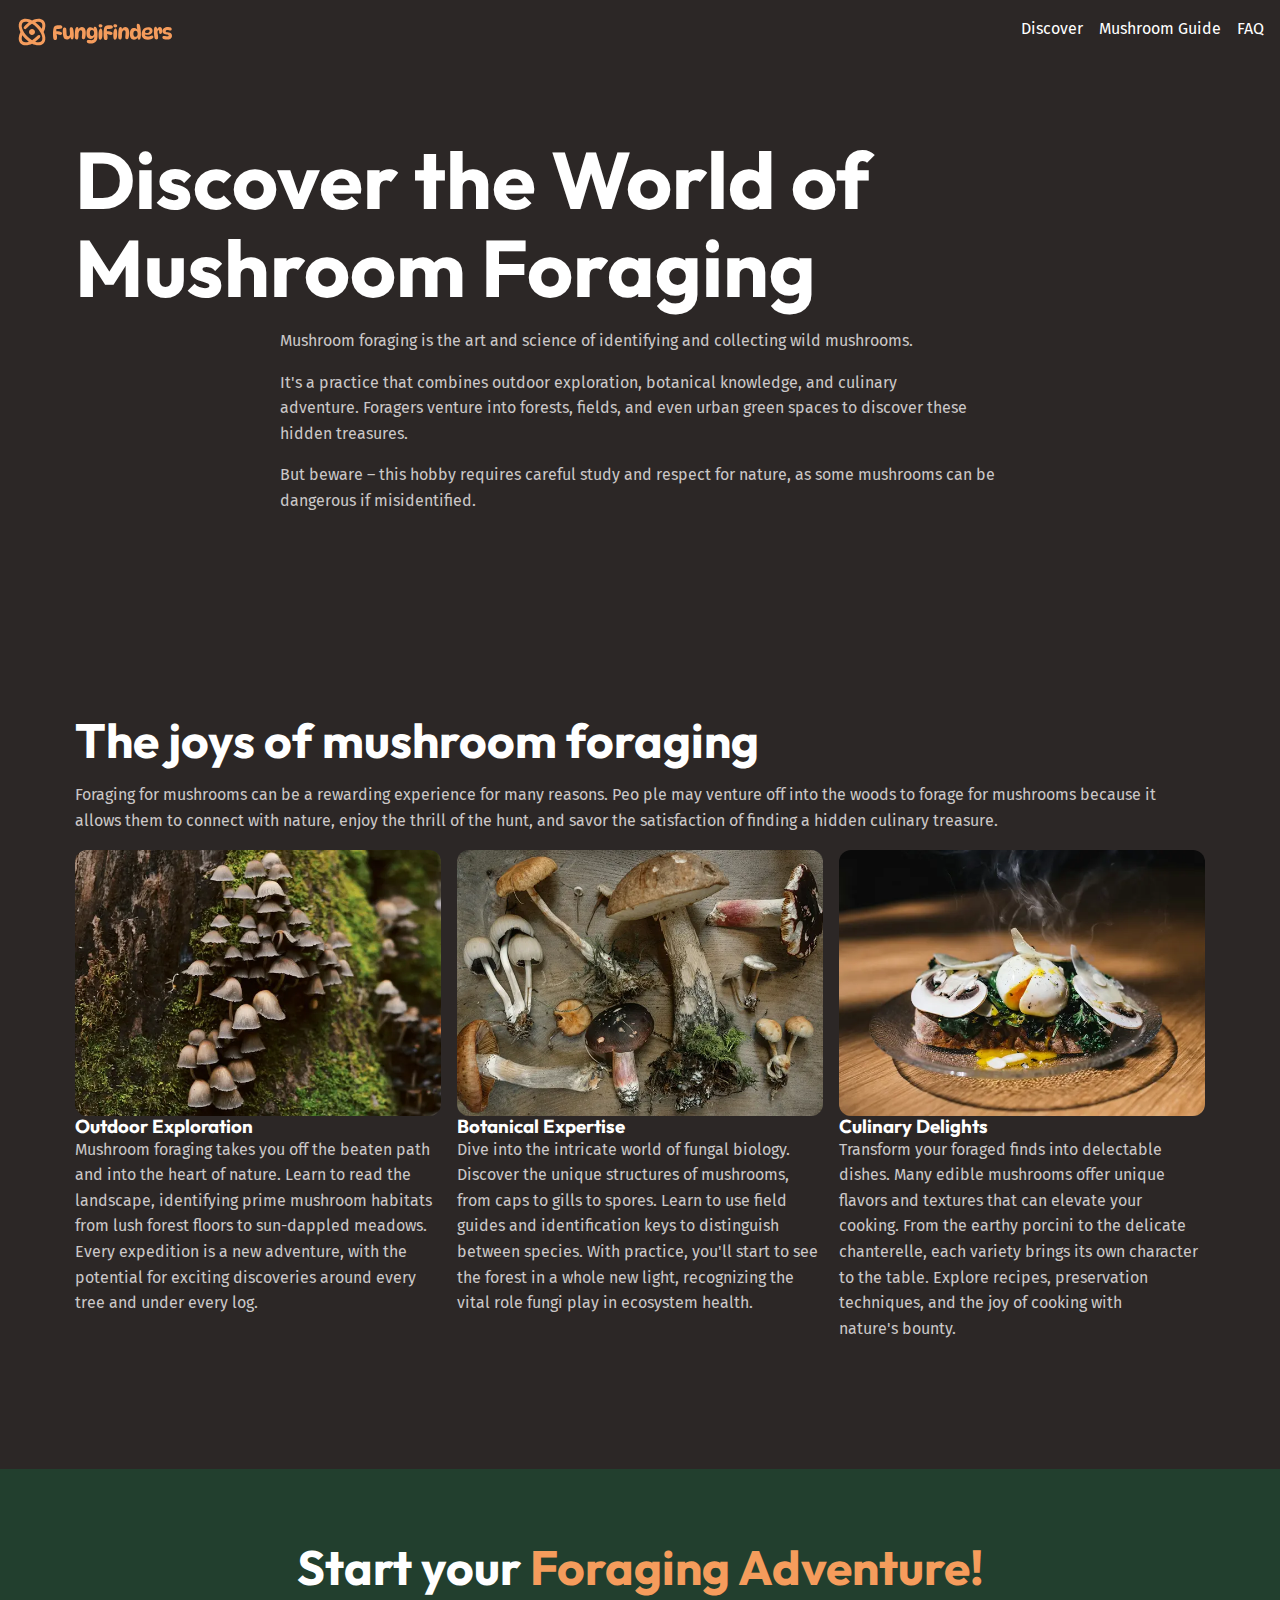
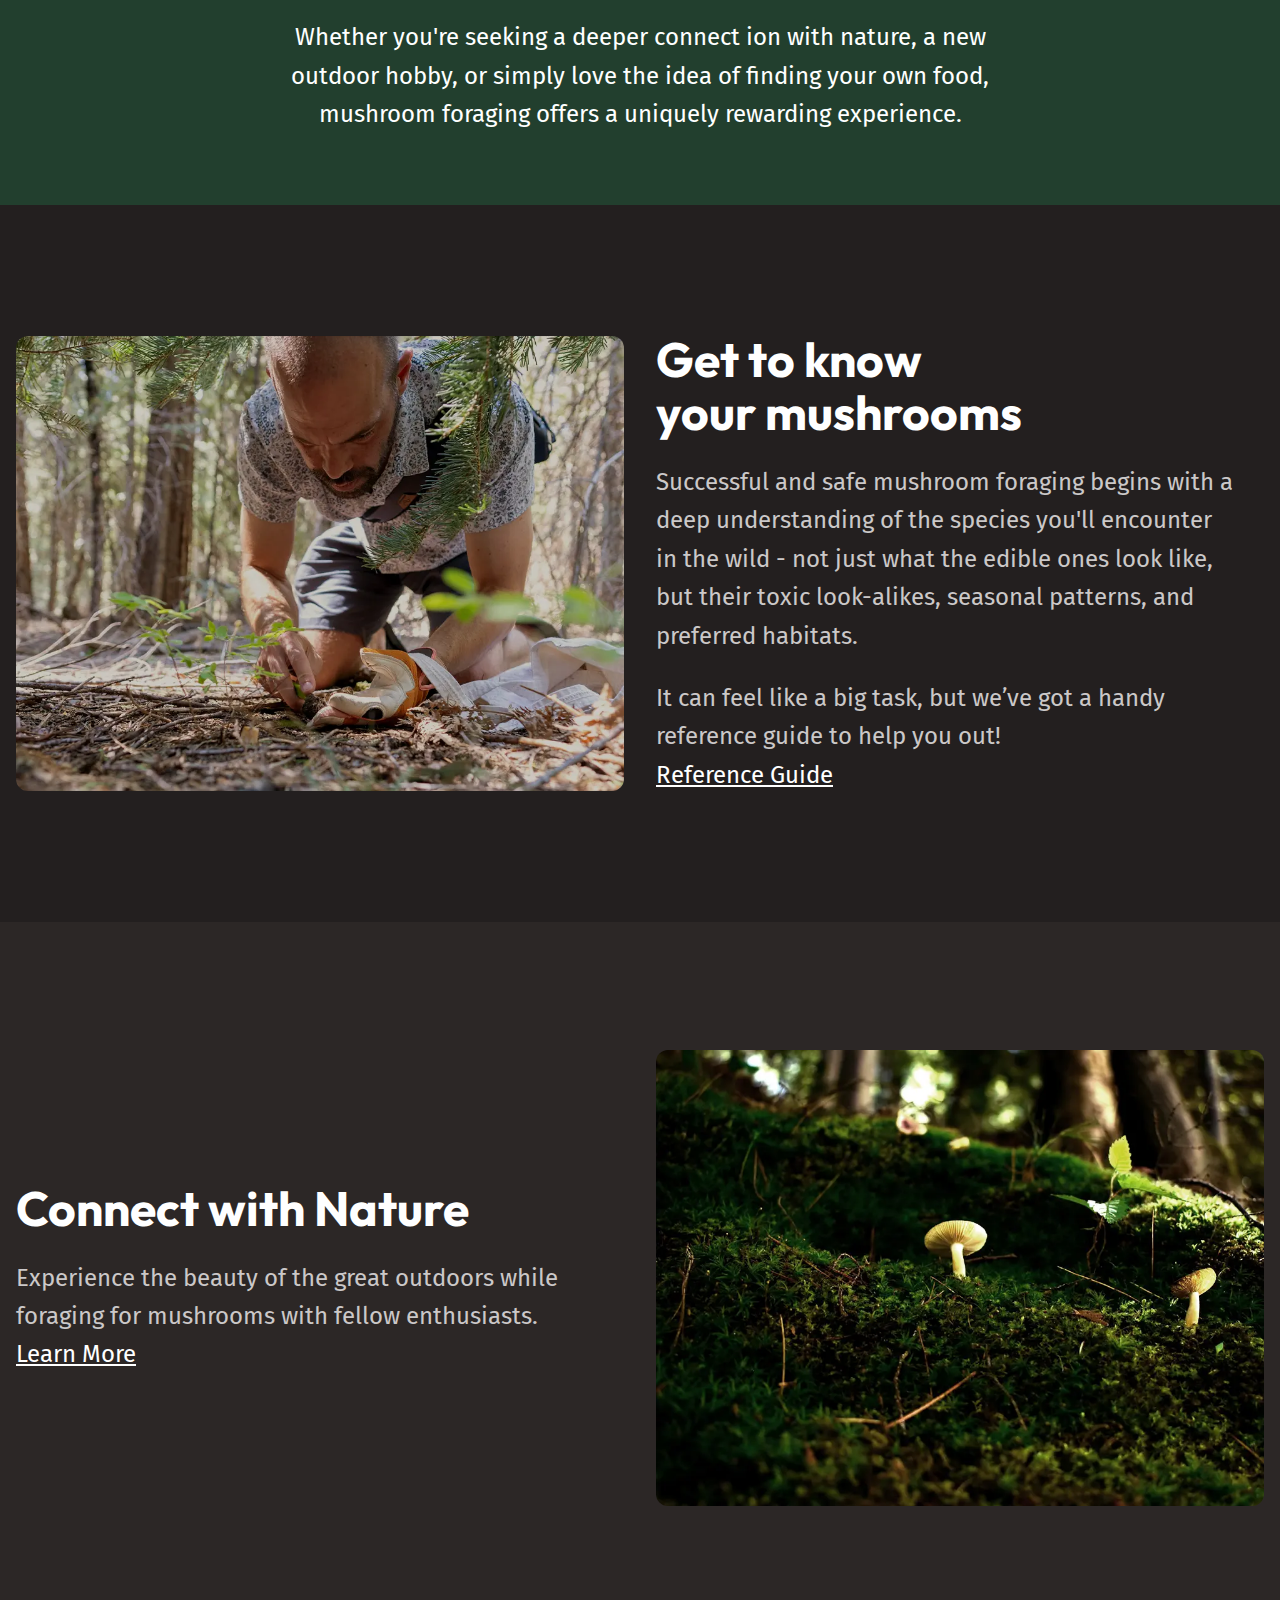
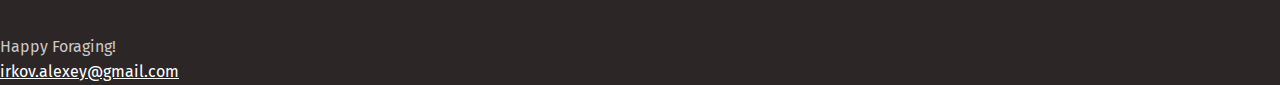
<file: index.html>
<!DOCTYPE html>
<html lang="en">
  <head>
    <meta charset="UTF-8" />
    <meta name="viewport" content="width=device-width, initial-scale=1.0" />
    <title>Fungi Finders</title>
    <link rel="stylesheet" href="/css/style.css" />

    <link rel="preconnect" href="https://fonts.googleapis.com" />
    <link rel="preconnect" href="https://fonts.gstatic.com" crossorigin />
    <link
      href="https://fonts.googleapis.com/css2?family=Fira+Sans:wght@400;700&family=Outfit:wght@100..900&display=swap"
      rel="stylesheet"
    />
    <script src="/main.js" defer></script>
  </head>

  <body>
    <a class="skip-to-main" href="#main">Skip to main content</a>
    <header class="site-header">
      <div class="wrapper" data-width="wide">
        <div class="site-header__inner">
          <img src="/assets/fungi-finders.svg" alt="Fungi Finders" />
          <button aria-controls="primary-nav" aria-expanded="false">
            <span class="visually-hidden">Menu</span>
            <img src="/assets/hamburger.svg " alt="" />
          </button>
          <nav id="primary-nav" class="primary-navigation">
            <ul role="list">
              <li><a href="/">Discover</a></li>
              <li><a href="/mushroom-guide.html">Mushroom Guide</a></li>
              <li><a href="/mushroom-guide.html#faq">FAQ</a></li>
            </ul>
          </nav>
        </div>
      </div>
      <!-- wrapper -->
    </header>

    <main id="main">
      <section class="hero flow section" data-padding="compact">
        <div class="wrapper">
          <h1 class="hero__title">
            Discover the World of <span>Mushroom Foraging</span>
          </h1>
        </div>
        <div class="wrapper" data-width="narrow">
          <div class="flow">
            <p>
              Mushroom foraging is the art and science of identifying and
              collecting wild mushrooms.
            </p>
            <p>
              It's a practice that combines outdoor exploration, botanical
              knowledge, and culinary adventure. Foragers venture into forests,
              fields, and even urban green spaces to discover these hidden
              treasures.
            </p>
            <p>
              But beware – this hobby requires careful study and respect for
              nature, as some mushrooms can be dangerous if misidentified.
            </p>
          </div>
        </div>
        <!-- wrapper -->
      </section>

      <!-- cards section -->
      <section class="section">
        <div class="wrapper flow">
          <h2 class="section-title">The joys of mushroom foraging</h2>
          <p>
            Foraging for mushrooms can be a rewarding experience for many
            reasons. Peo ple may venture off into the woods to forage for
            mushrooms because it allows them to connect with nature, enjoy the
            thrill of the hunt, and savor the satisfaction of finding a hidden
            culinary treasure.
          </p>

          <!-- three colums -->
          <div class="equal-columns">
            <div class="card">
              <img
                src="/assets/outdoor-exploration.webp"
                alt="A tightly group brown mushrooms growing up the base of a growing up mossy tree truck"
              />
              <h3 class="card__title">Outdoor Exploration</h3>
              <p>
                Mushroom foraging takes you off the beaten path and into the
                heart of nature. Learn to read the landscape, identifying prime
                mushroom habitats from lush forest floors to sun-dappled
                meadows. Every expedition is a new adventure, with the potential
                for exciting discoveries around every tree and under every log.
              </p>
            </div>

            <div class="card">
              <img
                src="/assets/botanical-expertise.webp "
                alt="Wild mushrooms on the table"
              />
              <h3 class="card__title">Botanical Expertise</h3>
              <p>
                Dive into the intricate world of fungal biology. Discover the
                unique structures of mushrooms, from caps to gills to spores.
                Learn to use field guides and identification keys to distinguish
                between species. With practice, you'll start to see the forest
                in a whole new light, recognizing the vital role fungi play in
                ecosystem health.
              </p>
            </div>

            <div class="card">
              <img
                src="/assets/culinary-delight.webp"
                alt="A plate of food with mushrooms on top"
              />
              <h3 class="card__title">Culinary Delights</h3>
              <p>
                Transform your foraged finds into delectable dishes. Many edible
                mushrooms offer unique flavors and textures that can elevate
                your cooking. From the earthy porcini to the delicate
                chanterelle, each variety brings its own character to the table.
                Explore recipes, preservation techniques, and the joy of cooking
                with nature's bounty.
              </p>
            </div>
          </div>
        </div>
        <!-- wrapper -->
      </section>

      <section
        class="section text-center background-accent"
        data-padding="compact"
      >
        <div class="wrapper" data-width="narrow">
          <div class="flow font-size-lg text-high-contrast">
            <h2 class="section-title">
              Start your <span class="text-brand">Foraging Adventure!</span>
            </h2>
            <p>
              Whether you're seeking a deeper connect ion with nature, a new
              outdoor hobby, or simply love the idea of finding your own food,
              mushroom foraging offers a uniquely rewarding experience.
            </p>
          </div>
        </div>
        <!-- wrapper -->
      </section>

      <section class="background-extra-dark section">
        <!-- two columns -->
        <div class="wrapper" data-width="wide">
          <div class="equal-columns" data-gap="large" data-alignment="centered">
            <div>
              <img
                src="/assets/get-to-know.webp"
                alt="A man on his hands and knees harvesting a wild mushroom in the forest"
              />
            </div>

            <div class="flow font-size-lg">
              <h2 class="section-title">Get to know your mushrooms</h2>
              <p>
                Successful and safe mushroom foraging begins with a deep
                understanding of the species you'll encounter in the wild - not
                just what the edible ones look like, but their toxic
                look-alikes, seasonal patterns, and preferred habitats.
              </p>
              <p>
                It can feel like a big task, but we’ve got a handy reference
                guide to help you out!
              </p>
              <a class="button" href=""
                ><span class="visually-hidden"
                  >Learn more about wild mushroom using our</span
                >Reference Guide</a
              >
            </div>
          </div>
        </div>
        <!-- wrapper -->
      </section>

      <section class="section">
        <!-- two columns -->
        <div class="wrapper" data-width="wide">
          <div class="equal-columns" data-gap="large" data-alignment="centered">
            <div class="flow font-size-lg">
              <h2 class="section-title">Connect with Nature</h2>
              <p>
                Experience the beauty of the great outdoors while foraging for
                mushrooms with fellow enthusiasts.
              </p>
              <a class="button" href=""
                >Learn More
                <span class="visually-hidden"
                  >about different types of mushrooms using our handy mushroom
                  guide</span
                ></a
              >
            </div>

            <div>
              <img
                src="/assets/nature.webp"
                alt="A small white mushroom growing on the massy forest"
              />
            </div>
          </div>
        </div>
        <!-- wrapper -->
      </section>
    </main>

    <footer class="site-footer">
      <p class="site-footer__title">Happy Foraging!</p>
      <a href="mailto:irkov.alexey@gmail.com">irkov.alexey@gmail.com</a>
    </footer>
  </body>
</html>
</file>
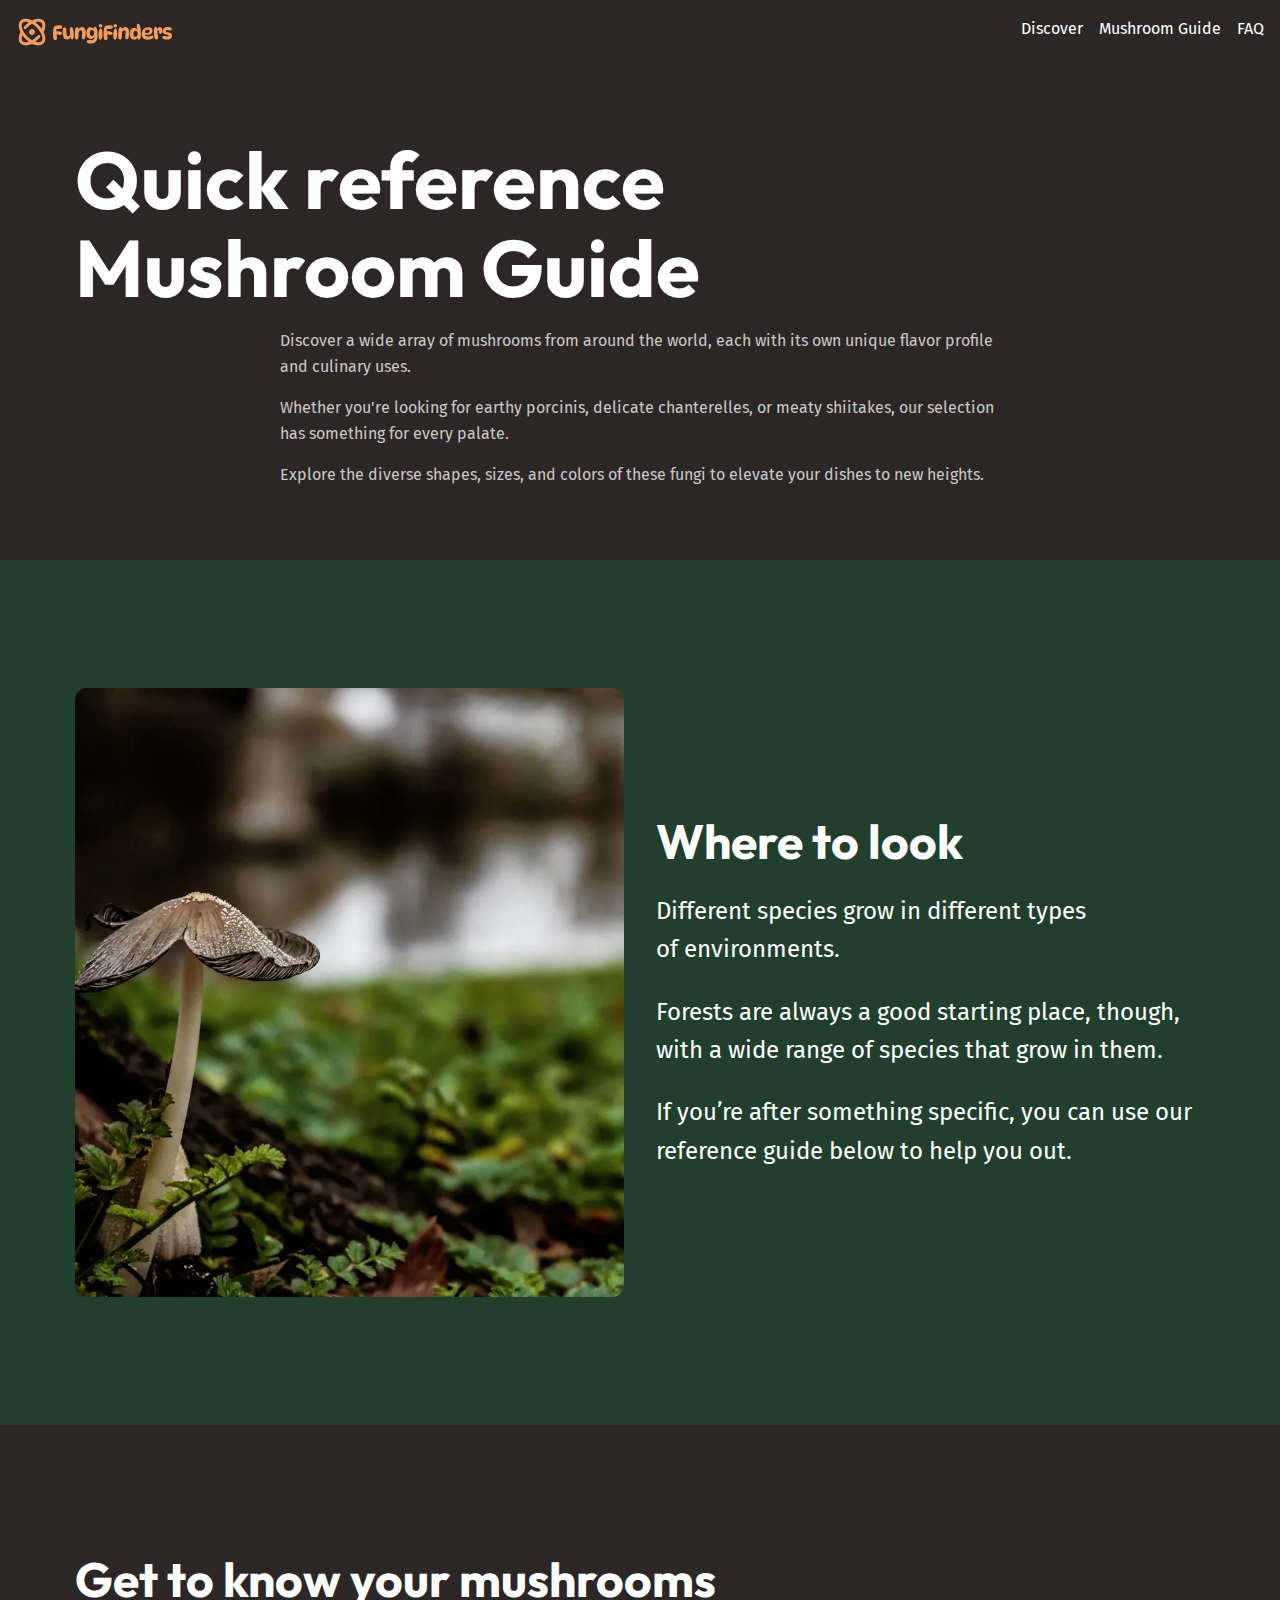
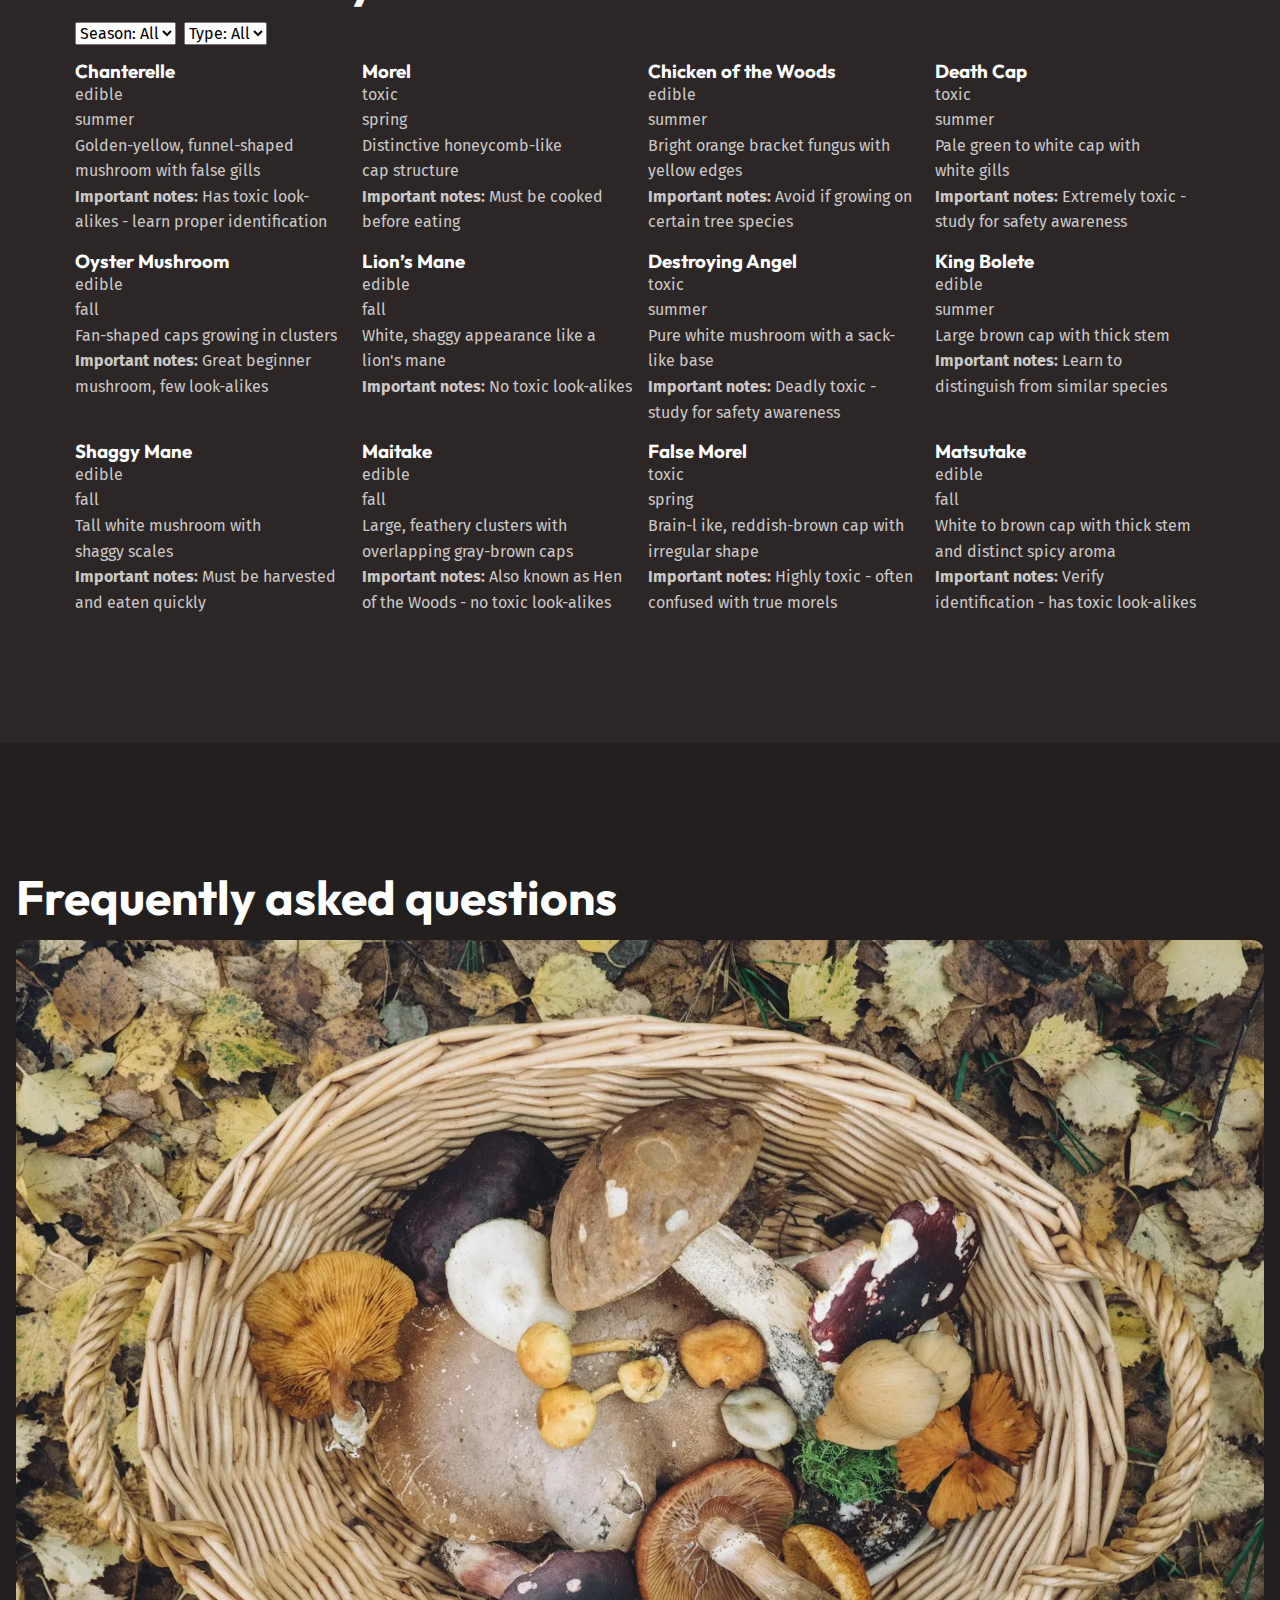
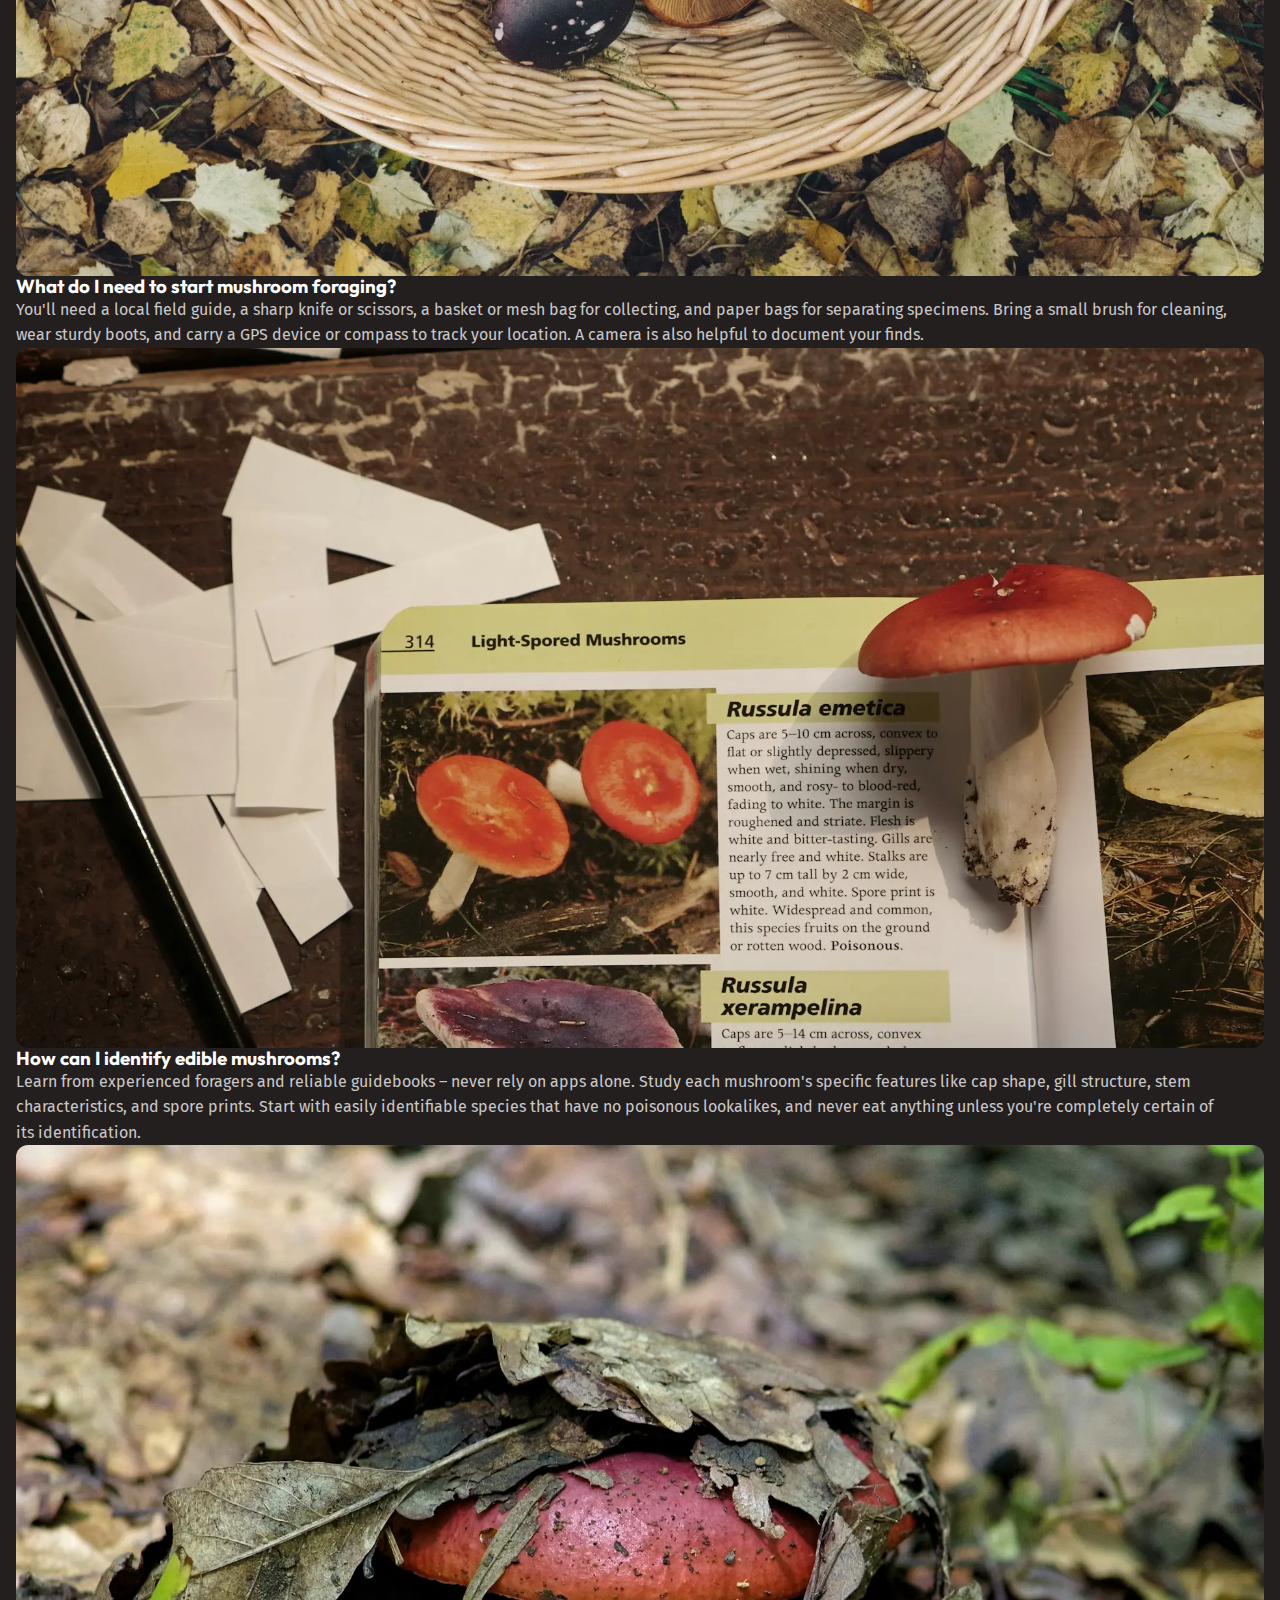
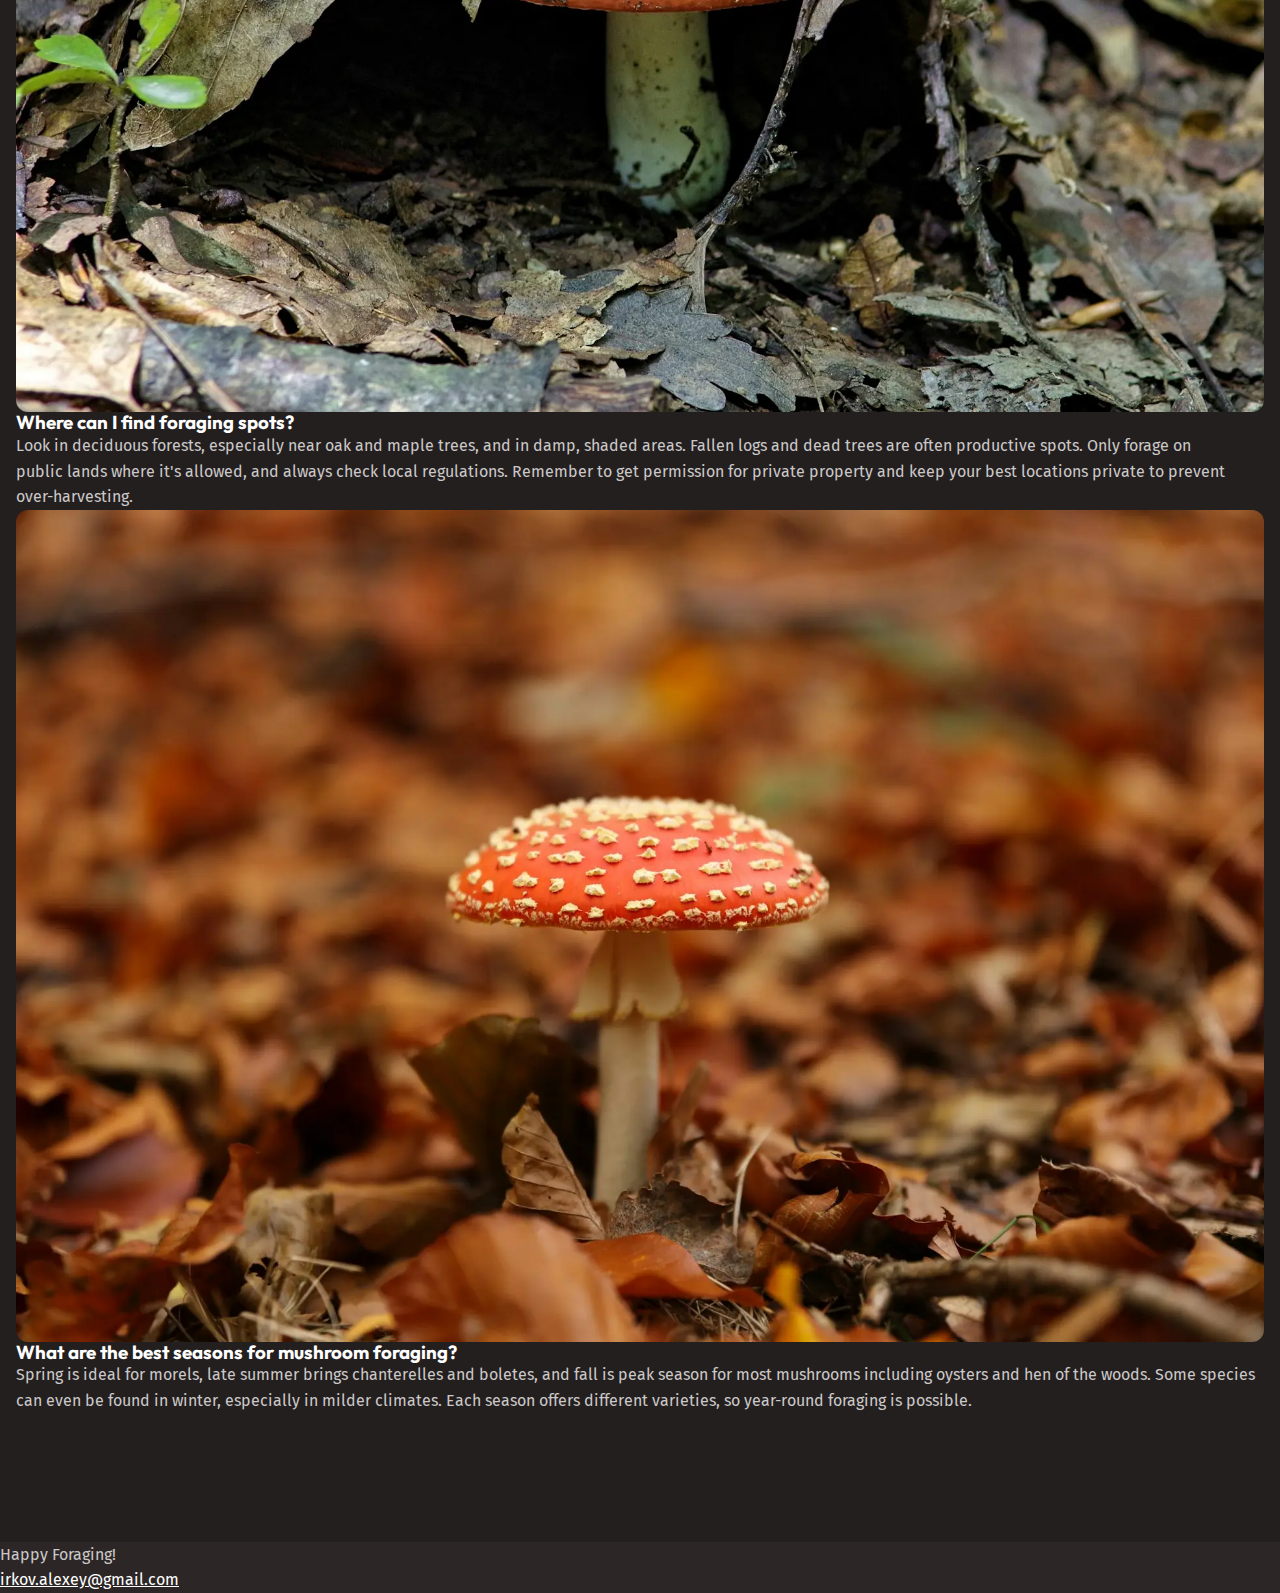
<file: mushroom-guide.html>
<!DOCTYPE html>
<html lang="en">
  <head>
    <meta charset="UTF-8" />
    <meta name="viewport" content="width=device-width, initial-scale=1.0" />
    <title>Fungi Finders</title>
    <link rel="stylesheet" href="/css/style.css" />

    <link rel="preconnect" href="https://fonts.googleapis.com" />
    <link rel="preconnect" href="https://fonts.gstatic.com" crossorigin />
    <link
      href="https://fonts.googleapis.com/css2?family=Fira+Sans:wght@400;700&family=Outfit:wght@100..900&display=swap"
      rel="stylesheet"
    />
    <script src="/main.js" defer></script>
    <script src="/mushroom-filter.js " defer></script>
  </head>

  <body>
    <a class="skip-to-main" href="#main">Skip to main content</a>
    <header class="site-header">
      <div class="wrapper" data-width="wide">
        <div class="site-header__inner">
          <img src="/assets/fungi-finders.svg" alt="Fungi Finders" />
          <button aria-controls="primary-nav" aria-expanded="false">
            <span class="visually-hidden">Menu</span>
            <img src="/assets/hamburger.svg " alt="" />
          </button>
          <nav id="primary-nav" class="primary-navigation">
            <ul role="list">
              <li><a href="/">Discover</a></li>
              <li><a href="/mushroom-guide.html">Mushroom Guide</a></li>
              <li><a href="/mushroom-guide.html#faq">FAQ</a></li>
            </ul>
          </nav>
        </div>
      </div>
      <!-- wrapper -->
    </header>

    <main id="main">
      <section class="hero flow section" data-padding="compact">
        <div class="wrapper">
          <h1 class="hero__title">
            Quick reference <span>Mushroom Guide</span>
          </h1>
        </div>
        <div class="wrapper" data-width="narrow">
          <div class="flow">
            <p>
              Discover a wide array of mushrooms from around the world, each
              with its own unique flavor profile and culinary uses.
            </p>
            <p>
              Whether you're looking for earthy porcinis, delicate chanterelles,
              or meaty shiitakes, our selection has something for every palate.
            </p>
            <p>
              Explore the diverse shapes, sizes, and colors of these fungi to
              elevate your dishes to new heights.
            </p>
          </div>
        </div>
      </section>

      <!-- where to look section -->
      <section class="section background-accent">
        <div class="wrapper">
          <div class="equal-columns" data-gap="large" data-alignment="centered">
            <div>
              <img
                src="/assets/where-to-look.webp"
                alt="A white mashroom with a large cap growing in forest"
              />
            </div>
            <div class="flow font-size-lg text-high-contrast">
              <h2 class="section-title">Where to look</h2>
              <p>Different species grow in different types of environments.</p>
              <p>
                Forests are always a good starting place, though, with a wide
                range of species that grow in them.
              </p>
              <p>
                If you’re after something specific, you can use our reference
                guide below to help you out.
              </p>
            </div>
          </div>
        </div>
      </section>

      <!-- guide section -->
      <section class="mushroom-guide section">
        <div class="wrapper">
          <div class="flow">
            <h2 class="section-title">Get to know your mushrooms</h2>
            <div class="flex-group">
              <select name="season" id="season" hidden>
                <option value="all">Season: All</option>
                <option value="spring">Spring</option>
                <option value="summer">Summer</option>
                <option value="fall">Fall</option>
              </select>
              <select name="edible" id="edible" hidden>
                <option value="all">Type: All</option>
                <option value="edible">Edible</option>
                <option value="toxic">Toxic</option>
              </select>
            </div>

            <!-- grid of mushrooms -->
            <div class="grid-auto-fill">
              <div class="card">
                <h3 class="card__title">Chanterelle</h3>
                <ul
                  class="tag-list"
                  role="list"
                  aria-label="Mushroom characteristics"
                >
                  <li data-edible="edible">
                    <span class="visually-hidden">This mushroom is </span>
                    edible
                  </li>
                  <li data-season="summer">
                    <span class="visually-hidden"
                      >Best season to hurvest this mushroom is
                    </span>
                    summer
                  </li>
                </ul>
                <p>Golden-yellow, funnel-shaped mushroom with false gills</p>
                <div class="card__note">
                  <strong>Important notes: </strong>
                  Has toxic look-alikes - learn proper identification
                </div>
              </div>

              <div class="card">
                <h3 class="card__title">Morel</h3>
                <ul
                  class="tag-list"
                  role="list"
                  aria-label="Mushroom characteristics"
                >
                  <li data-edible="toxic">
                    <span class="visually-hidden">This mushroom is </span>
                    toxic
                  </li>
                  <li data-season="spring">
                    <span class="visually-hidden"
                      >Best season to hurvest this mushroom is
                    </span>
                    spring
                  </li>
                </ul>
                <p>Distinctive honeycomb-like cap structure</p>
                <div class="card__note">
                  <strong>Important notes: </strong>
                  Must be cooked before eating
                </div>
              </div>

              <div class="card">
                <h3 class="card__title">Chicken of the Woods</h3>
                <ul
                  class="tag-list"
                  role="list"
                  aria-label="Mushroom characteristics"
                >
                  <li data-edible="edible">
                    <span class="visually-hidden">This mushroom is </span>
                    edible
                  </li>
                  <li data-season="summer">
                    <span class="visually-hidden"
                      >Best season to hurvest this mushroom is
                    </span>
                    summer
                  </li>
                </ul>
                <p>Bright orange bracket fungus with yellow edges</p>
                <div class="card__note">
                  <strong>Important notes: </strong>
                  Avoid if growing on certain tree species
                </div>
              </div>

              <div class="card">
                <h3 class="card__title">Death Cap</h3>
                <ul
                  class="tag-list"
                  role="list"
                  aria-label="Mushroom characteristics"
                >
                  <li data-edible="toxic">
                    <span class="visually-hidden">This mushroom is </span>
                    toxic
                  </li>
                  <li data-season="summer">
                    <span class="visually-hidden"
                      >Best season to hurvest this mushroom is
                    </span>
                    summer
                  </li>
                </ul>
                <p>Pale green to white cap with white gills</p>
                <div class="card__note">
                  <strong>Important notes: </strong>
                  Extremely toxic - study for safety awareness
                </div>
              </div>

              <div class="card">
                <h3 class="card__title">Oyster Mushroom</h3>
                <ul
                  class="tag-list"
                  role="list"
                  aria-label="Mushroom characteristics"
                >
                  <li data-edible="edible">
                    <span class="visually-hidden">This mushroom is </span>
                    edible
                  </li>
                  <li data-season="fall">
                    <span class="visually-hidden"
                      >Best season to hurvest this mushroom is
                    </span>
                    fall
                  </li>
                </ul>
                <p>Fan-shaped caps growing in clusters</p>
                <div class="card__note">
                  <strong>Important notes: </strong>
                  Great beginner mushroom, few look-alikes
                </div>
              </div>

              <div class="card">
                <h3 class="card__title">Lion’s Mane</h3>
                <ul
                  class="tag-list"
                  role="list"
                  aria-label="Mushroom characteristics"
                >
                  <li data-edible="edible">
                    <span class="visually-hidden">This mushroom is </span>
                    edible
                  </li>
                  <li data-season="fall">
                    <span class="visually-hidden"
                      >Best season to hurvest this mushroom is
                    </span>
                    fall
                  </li>
                </ul>
                <p>White, shaggy appearance like a lion's mane</p>
                <div class="card__note">
                  <strong>Important notes: </strong>
                  No toxic look-alikes
                </div>
              </div>

              <div class="card">
                <h3 class="card__title">Destroying Angel</h3>
                <ul
                  class="tag-list"
                  role="list"
                  aria-label="Mushroom characteristics"
                >
                  <li data-edible="toxic">
                    <span class="visually-hidden">This mushroom is </span>
                    toxic
                  </li>
                  <li data-season="summer">
                    <span class="visually-hidden"
                      >Best season to hurvest this mushroom is
                    </span>
                    summer
                  </li>
                </ul>
                <p>Pure white mushroom with a sack-like base</p>
                <div class="card__note">
                  <strong>Important notes: </strong>
                  Deadly toxic - study for safety awareness
                </div>
              </div>

              <div class="card">
                <h3 class="card__title">King Bolete</h3>
                <ul
                  class="tag-list"
                  role="list"
                  aria-label="Mushroom characteristics"
                >
                  <li data-edible="edible">
                    <span class="visually-hidden">This mushroom is </span>
                    edible
                  </li>
                  <li data-season="summer">
                    <span class="visually-hidden"
                      >Best season to hurvest this mushroom is
                    </span>
                    summer
                  </li>
                </ul>
                <p>Large brown cap with thick stem</p>
                <div class="card__note">
                  <strong>Important notes: </strong>
                  Learn to distinguish from similar species
                </div>
              </div>

              <div class="card">
                <h3 class="card__title">Shaggy Mane</h3>
                <ul
                  class="tag-list"
                  role="list"
                  aria-label="Mushroom characteristics"
                >
                  <li data-edible="edible">
                    <span class="visually-hidden">This mushroom is </span>
                    edible
                  </li>
                  <li data-season="fall">
                    <span class="visually-hidden"
                      >Best season to hurvest this mushroom is
                    </span>
                    fall
                  </li>
                </ul>
                <p>Tall white mushroom with shaggy scales</p>
                <div class="card__note">
                  <strong>Important notes: </strong>
                  Must be harvested and eaten quickly
                </div>
              </div>

              <div class="card">
                <h3 class="card__title">Maitake</h3>
                <ul
                  class="tag-list"
                  role="list"
                  aria-label="Mushroom characteristics"
                >
                  <li data-edible="edible">
                    <span class="visually-hidden">This mushroom is </span>
                    edible
                  </li>
                  <li data-season="fall">
                    <span class="visually-hidden"
                      >Best season to hurvest this mushroom is
                    </span>
                    fall
                  </li>
                </ul>
                <p>Large, feathery clusters with overlapping gray-brown caps</p>
                <div class="card__note">
                  <strong>Important notes: </strong>
                  Also known as Hen of the Woods - no toxic look-alikes
                </div>
              </div>

              <div class="card">
                <h3 class="card__title">False Morel</h3>
                <ul
                  class="tag-list"
                  role="list"
                  aria-label="Mushroom characteristics"
                >
                  <li data-edible="toxic">
                    <span class="visually-hidden">This mushroom is </span>
                    toxic
                  </li>
                  <li data-season="spring">
                    <span class="visually-hidden"
                      >Best season to hurvest this mushroom is
                    </span>
                    spring
                  </li>
                </ul>
                <p>Brain-l ike, reddish-brown cap with irregular shape</p>
                <div class="card__note">
                  <strong>Important notes: </strong>
                  Highly toxic - often confused with true morels
                </div>
              </div>

              <div class="card">
                <h3 class="card__title">Matsutake</h3>
                <ul
                  class="tag-list"
                  role="list"
                  aria-label="Mushroom characteristics"
                >
                  <li data-edible="edible">
                    <span class="visually-hidden">This mushroom is </span>
                    edible
                  </li>
                  <li data-season="fall">
                    <span class="visually-hidden"
                      >Best season to hurvest this mushroom is
                    </span>
                    fall
                  </li>
                </ul>
                <p>
                  White to brown cap with thick stem and distinct spicy aroma
                </p>
                <div class="card__note">
                  <strong>Important notes: </strong>
                  Verify identification - has toxic look-alikes
                </div>
              </div>

              <!-- end cards div -->
            </div>
            <div class="no-matches" hidden>No matches for these filters</div>
          </div>
        </div>
      </section>

      <!-- faq section -->
      <section id="faq" class="section background-extra-dark">
        <div class="wrapper flow" data-width="wide">
          <h2 class="section-title">Frequently asked questions</h2>
          <div class="faq-bento">
            <div class="card">
              <img
                src="/assets/start-foraging.webp "
                alt="A basket full of wild mushrooms"
              />
              <h3 class="card__title">
                What do I need to start mushroom foraging?
              </h3>
              <p>
                You'll need a local field guide, a sharp knife or scissors, a
                basket or mesh bag for collecting, and paper bags for separating
                specimens. Bring a small brush for cleaning, wear sturdy boots,
                and carry a GPS device or compass to track your location. A
                camera is also helpful to document your finds.
              </p>
            </div>

            <div class="card">
              <img
                src="/assets/identify-mushrooms.webp"
                alt="A mushroom on top of a book showing the information about that mushroom"
              />
              <h3 class="card__title">How can I identify edible mushrooms?</h3>
              <p>
                Learn from experienced foragers and reliable guidebooks – never
                rely on apps alone. Study each mushroom's specific features like
                cap shape, gill structure, stem characteristics, and spore
                prints. Start with easily identifiable species that have no
                poisonous lookalikes, and never eat anything unless you're
                completely certain of its identification.
              </p>
            </div>

            <div class="card">
              <img
                src="/assets/where-to-find.webp"
                alt="A mushroom covered in leaves, with a red cap, poking from a pile of leaves "
              />
              <h3 class="card__title">Where can I find foraging spots?</h3>
              <p>
                Look in deciduous forests, especially near oak and maple trees,
                and in damp, shaded areas. Fallen logs and dead trees are often
                productive spots. Only forage on public lands where it's
                allowed, and always check local regulations. Remember to get
                permission for private property and keep your best locations
                private to prevent over-harvesting.
              </p>
            </div>

            <div class="card">
              <img
                src="/assets/best-seasons.webp"
                alt="A red capted mushroom with red dots on it growing in forest"
              />
              <h3 class="card__title">
                What are the best seasons for mushroom foraging?
              </h3>
              <p>
                Spring is ideal for morels, late summer brings chanterelles and
                boletes, and fall is peak season for most mushrooms including
                oysters and hen of the woods. Some species can even be found in
                winter, especially in milder climates. Each season offers
                different varieties, so year-round foraging is possible.
              </p>
            </div>
          </div>
        </div>
      </section>
    </main>

    <footer class="site-footer">
      <p class="site-footer__title">Happy Foraging!</p>
      <a href="mailto:irkov.alexey@gmail.com">irkov.alexey@gmail.com</a>
    </footer>
  </body>
</html>
</file>
<file: css/style.css>
@layer reset, base, layout, components, utilities;

@view-transition {
  navigation: auto;
}

@layer reset {
  /* Box sizing rules */
  *,
  *::before,
  *::after {
    box-sizing: border-box;
  }

  /* Prevent font size inflation */
  html {
    -moz-text-size-adjust: none;
    -webkit-text-size-adjust: none;
    text-size-adjust: none;
  }

  /* Remove default margin in favour of better control in authored CSS */
  body,
  h1,
  h2,
  h3,
  h4,
  p,
  figure,
  blockquote,
  dl,
  dd {
    margin: 0;
  }

  /* Remove list styles on ul, ol elements with a list role, which suggests default styling will be removed */
  [role="list"] {
    list-style: none;
    margin: 0;
    padding: 0;
  }

  /* Set core body defaults */
  body {
    min-block-size: 100vh;
    line-height: 1.6;
  }

  /* Set shorter line heights on headings and interactive elements */
  h1,
  h2,
  h3,
  h4,
  button,
  input,
  label {
    line-height: 1.1;
  }

  /* Balance text wrapping on headings */
  /* Может переносить сразу несколько слов на другую строчку */
  h1,
  h2,
  h3,
  h4 {
    text-wrap: balance;
  }

  /* Более продуманно переносит слова в параграфе. Не оставляет одно слово в строчке */
  p,
  li {
    text-wrap: pretty;
  }

  /* Make images easier to work with */
  img,
  picture {
    max-inline-size: 100%;
    display: block;
  }

  /* Inherit fonts for inputs and buttons */
  input,
  button,
  textarea,
  select {
    font: inherit;
  }
}

@layer base {
  :root {
    /* Colors */
    --clr-white: hsl(0, 0%, 100%);
    --clr-gray-100: hsl(0, 2%, 79%);

    --clr-brand-400: hsl(25, 88%, 75%);
    --clr-brand-500: hsl(25, 88%, 66%);

    --clr-green-400: hsl(143, 19%, 49%);
    --clr-green-500: hsl(143, 38%, 37%);
    --clr-green-600: hsl(145, 29%, 19%);

    --clr-brown-500: hsl(10, 5%, 25%);
    --clr-brown-600: hsl(9, 7%, 21%);
    --clr-brown-700: hsl(9, 8%, 16%);
    --clr-brown-800: hsl(0, 6%, 15%);
    --clr-brown-900: hsl(0, 6%, 13%);

    --clr-orange-500: hsl(28, 43%, 28%);
    --clr-red-500: hsl(359, 34%, 24%);
    --clr-teal-500: hsl(186, 42%, 25%);

    /* Font family */
    --ff-body: "Fira Sans", sans-serif;
    --ff-heading: "Outfit", sans-serif;

    /* Font sizes */
    --fs-300: 0.875rem;
    --fs-400: 1rem;
    --fs-500: 1.125rem;
    --fs-600: 1.25rem;
    --fs-700: 1.5rem;
    --fs-800: 2rem;
    --fs-900: 3.75rem;
    --fs-1000: 3.75rem;

    @media (width > 760px) {
      --fs-300: 0.875rem;
      --fs-400: 1rem;
      --fs-500: 1.25rem;
      --fs-600: 1.5rem;
      --fs-700: 2rem;
      --fs-800: 3rem;
      --fs-900: 5rem;
      --fs-1000: 7.5rem;
    }
  }

  :root {
    --text-main: var(--clr-gray-100);
    --text-high-contrast: var(--clr-white);
    --text-brand: var(--clr-brand-500);
    --text-brand-light: var(--clr-brand-400);

    --background-accent-light: var(--clr-green-400);
    --background-accent-main: var(--clr-green-500);
    --background-accent-dark: var(--clr-green-600);

    --background-extra-light: var(--clr-brown-500);
    --background-light: var(--clr-brown-600);
    --background-main: var(--clr-brown-700);
    --background-dark: var(--clr-brown-800);
    --background-extra-dark: var(--clr-brown-900);

    --font-size-heading-sm: var(--fs-700);
    --font-size-heading-regular: var(--fs-800);
    --font-size-heading-lg: var(--fs-900);
    --font-size-heading-xl: var(--fs-1000);

    --font-size-sm: var(--fs-300);
    --font-size-regular: var(--fs-400);
    --font-size-md: var(--fs-500);
    --font-size-lg: var(--fs-600);

    --border-radius-1: 0.25rem;
    --border-radius-2: 0.5rem;
    --border-radius-3: 0.75rem;
  }

  html {
    font-family: var(--ff-body);
    line-height: 1.6;
    scroll-padding: 3rem;
  }

  @media (prefers-reduced-motion: no-preference) {
    html {
      scroll-behavior: smooth;
    }
  }

  body {
    font-size: var(--font-size-regular);
    color: var(--text-main);
    background-color: var(--background-main);
  }

  h1,
  h2,
  h3,
  h4 {
    font-family: var(--ff-heading);
    color: var(--text-high-contrast);
  }

  h1 {
    font-size: var(--font-size-heading-lg);
  }

  a {
    color: var(--text-high-contrast);
  }

  a:hover,
  a:focus-visible {
    color: var(--text-brand-light);
  }

  img {
    border-radius: var(--border-radius-3);
  }
}

@layer layout {
  .flex-group {
    display: flex;
    flex-wrap: wrap;
    gap: 0.5rem;
  }
  .flow > * + * {
    /* Такая запись позволяет добавлять отступ сверхку ко всем параграфам кроме первого*/
    margin-top: var(--flow-spacer, 1em);
  }

  .grid-flow {
    display: grid;
    gap: var(--grid-flow-gap, 1rem);
  }

  .grid-auto-fill {
    --auto-fit-min-col-size: 250px;
    display: grid;
    gap: 1rem;
    grid-template-columns: repeat(
      auto-fill,
      minmax(min(var(--auto-fit-min-col-size), 100%), 1fr)
    );
  }

  .equal-columns {
    display: grid;
    gap: var(--equal-columns-gap, 1rem);
    align-items: var(--equal-columns-vertical-alignment, stretch);

    @media (width > 760px) {
      grid-auto-flow: column;
      grid-auto-columns: 1fr;
    }

    &[data-gap="large"] {
      --equal-columns-gap: 2rem;
    }

    &[data-alignment="centered"] {
      --equal-columns-vertical-alignment: center;
    }
  }

  .section {
    --padding: 3.75rem;
    padding-block: var(
      --padding
    ); /* block добавляет отступ только сверху и снизу */

    @media (width > 760px) {
      --padding: 8rem;

      &[data-padding="compact"] {
        --padding: 4.5rem;
      }
    }
  }

  .wrapper {
    --wrapper-max-width: 1130px;

    max-width: var(--wrapper-max-width);
    margin-inline: auto; /* inline означает что только слева и справа */
    padding-inline: 1rem;
    box-sizing: content-box; /* это свойство позволяет увеличить ширину 1130 с учетом двух padding-inline отступа. Аналог max-width: calc(1130px + 2rem); */

    &[data-width="narrow"] {
      --wrapper-max-width: 720px;
    }

    &[data-width="wide"] {
      --wrapper-max-width: 1330px;
    }
  }
}

@layer components {
  .skip-to-main:not(:focus) {
    clip: rect(0 0 0 0);
    clip-path: inset(50%);
    height: 1px;
    overflow: hidden;
    position: absolute;
    white-space: nowrap;
    width: 1px;
  }

  .skip-to-main {
    position: absolute;
    background: var(--background-accent-main);
    padding: 1rem;
    border-radius: var(--border-radius-2);
  }

  .site-header {
    padding-block: 1rem;

    overflow-x: clip;
    position: relative;
  }

  .site-header__inner {
    display: flex;
    gap: 0.5rem 1rem;
    flex-wrap: wrap;
    justify-content: space-between;
  }

  [aria-controls="primary-nav"] {
    z-index: 1000;
    cursor: pointer;
    background: transparent;
    border: 0;

    img {
      border-radius: 0;
    }
  }

  [aria-controls="primary-nav"] {
    display: none;
  }

  .primary-navigation {
    ul {
      display: flex;
      flex-wrap: wrap;
      gap: 0.5rem 1rem;
    }

    a {
      text-decoration: none;
    }

    @media (width < 760px) {
      & {
        display: none;
        opacity: 0;
        transition: opacity 1s, display 1s, translate 1s;
        transition-behavior: allow-discrete;
        translate: 100% 0;

        position: absolute;
        z-index: 10;
        top: 0;
        right: 0;
        font-size: var(--font-size-lg);
        font-weight: bold;
        font-family: var(--ff-heading);
        background-color: var(--background-accent-main);
        padding: 2rem;
        border-radius: 0 0 0 var(--border-radius-3);
      }

      ul {
        gap: 0;
        flex-direction: column;
      }

      li {
        --delay: 0.5s;
        translate: 50%;
        transition: translate 1s var(--delay), opacity 1s var(--delay);
      }

      li:nth-child(2) {
        --delay: 0.6s;
      }

      li:nth-child(3) {
        --delay: 0.7 s;
      }

      li + li {
        margin-block-start: 1.5rem;
        padding-block-start: 1.5rem;
        border-top: 2px solid var(--background-accent-light);
      }
    }
  }
}

@media (width < 760px) {
  [aria-controls="primary-nav"] {
    display: block;
  }

  [aria-expanded="true"] ~ .primary-navigation {
    display: block;
    opacity: 1;
    translate: 0 0;

    @starting-style {
      opacity: 0;
      translate: 0 -100%;
    }

    li {
      translate: 0 0;
      opacity: 1;

      @starting-style {
        opacity: 0;
        translate: 50% 0;
      }
    }
  }

  .site-footer {
    text-align: center;
    background-color: var(--background-dark);
    padding-block: 2rem;
    display: grid;
    gap: 2rem;

    a {
      color: var(--text-main);
    }

    a:hover,
    a:focus-visible {
      color: var(--text-brand-light);
    }
  }

  .site-footer__title {
    font-size: var(--font-size-md);
    font-family: var(--ff-heading);
    font-weight: 700;
  }

  .hero {
    text-align: center;
    font-size: var(--font-size-md);
    color: var(--text-high-contrast);
    background-image: url(/assets/hero.webp);
    background-size: cover;
    background-position: center;
  }

  .hero__title {
    font-size: var(--font-size-heading-lg);

    span {
      font-size: var(--font-size-heading-xl);
      color: var(--text-brand);
      display: block;
    }
  }

  .mushroom-guide {
    --card-title-font-size: var(--font-size-lg);
    --card-title-color: var(--text-high-contrast);
    --card-gap: 0.75rem;
  }

  .faq-bento {
    --card-title-color: var(--text-high-contrast);
    display: grid;
    gap: 1rem;
    grid-template-areas:
      "card-one"
      "card-two"
      "card-three"
      "card-four";

    @media (width > 600px) {
      grid-template-columns: repeat(2, 1fr);
      grid-template-areas:
        "card-one  card-two"
        "card-three card-four";
    }

    @media (width > 960px) {
      grid-template-columns: repeat(3, 1fr);
      grid-template-areas:
        "card-one   card-two   card-four"
        "card-three card-three card-four";
    }

    .card img {
      height: 100%;
      object-fit: cover;
    }

    @media (width > 600px) {
      .card:nth-child(even) > img {
        order: 3;
      }
    }

    .card:nth-child(1) {
      grid-area: card-one;
    }

    .card:nth-child(2) {
      grid-area: card-two;
    }

    .card:nth-child(3) {
      grid-area: card-three;
      @media (width > 960px) {
        display: grid;
        gap: 1rem;
        grid-template-columns: 1fr 1fr;

        img {
          grid-column: 1 / 2;
          grid-row: 1 / 3;
        }
      }
    }

    .card:nth-child(4) {
      grid-area: card-four;
    }
  }

  .card {
    display: flex;
    flex-direction: column;
    gap: var(--card-gap, 1rem);
    padding: 1rem;
    background-color: var(--background-light);
    border-radius: var(--border-radius-3);

    img {
      border-radius: var(--border-radius-2);
    }
  }

  .card__title {
    font-size: var(--card-title-font-size, var(--font-size-heading-sm));
    color: var(--card-title-color, var(--text-brand));
  }

  .card__note {
    margin-block-start: auto;
    background-color: var(--background-extra-light);
    padding: 0.75rem;
    border-radius: var(--border-radius-2);
  }

  .tag-list {
    display: flex;
    gap: 0.5rem;
    flex-wrap: wrap;

    li {
      font-family: var(--ff-heading);
      font-size: var(--font-size-sm);
      color: var(--text-high-contrast);
      padding: 0rem 0.5rem;
      background-color: var(--tag-bg, red);
      border-radius: var(--border-radius-1);
    }

    [data-edible="edible"] {
      --tag-bg: var(--background-accent-main);
    }

    [data-edible="toxic"] {
      --tag-bg: var(--clr-red-500);
    }

    [data-season="summer"] {
      --tag-bg: var(--background-accent-main);
    }

    [data-season="spring"] {
      --tag-bg: var(--clr-teal-500);
    }

    [data-season="fall"] {
      --tag-bg: var(--clr-orange-500);
    }
  }

  .button {
    display: inline-flex;
    font-size: var(--font-size-md);
    text-decoration: none;
    cursor: pointer;
    padding: 0.5rem 1rem;
    background-color: var(--background-accent-main);
    font-family: var(--ff-heading);
    font-weight: 700;
    border-radius: var(--border-radius-2);
  }

  .button:hover,
  .button:focus-visible {
    color: var(--text-high-contrast);
    background-color: var(--background-accent-light);
  }

  select {
    padding: 0.5rem 1rem;
    background-color: var(--background-accent-main);
    border: 0;
    border-radius: (--border-radius-2);
    color: var(--text-high-contrast);
  }
}

@layer utilities {
  [hidden] {
    display: none;
  }

  .resizing * {
    transition: none !important;
    animation: none !important; 
  }

  .visually-hidden {
    clip: rect(0 0 0 0);
    clip-path: inset(50%);
    height: 1px;
    overflow: hidden;
    position: absolute;
    white-space: nowrap;
    width: 1px;
  }

  .text-center {
    text-align: center;
  }
  .text-brand {
    color: var(--text-brand);
  }
  .text-high-contrast {
    color: var(--text-high-contrast);
  }

  .section-title {
    font-size: var(--font-size-heading-regular);
  }

  .background-base {
    background-color: var(--background-base);
  }
  .background-light {
    background-color: var(--background-light);
  }
  .background-extra-light {
    background-color: var(--background-extra-light);
  }
  .background-dark {
    background-color: var(--background-dark);
  }
  .background-extra-dark {
    background-color: var(--background-extra-dark);
  }

  .background-accent {
    background-color: var(--background-accent-dark);
  }

  .font-size-sm {
    font-size: var(--font-size-sm);
  }

  .font-size-regular {
    font-size: var(--font-size-regular);
  }
  .font-size-md {
    font-size: var(--font-size-md);
  }
  .font-size-lg {
    font-size: var(--font-size-lg);
  }
}
</file>
